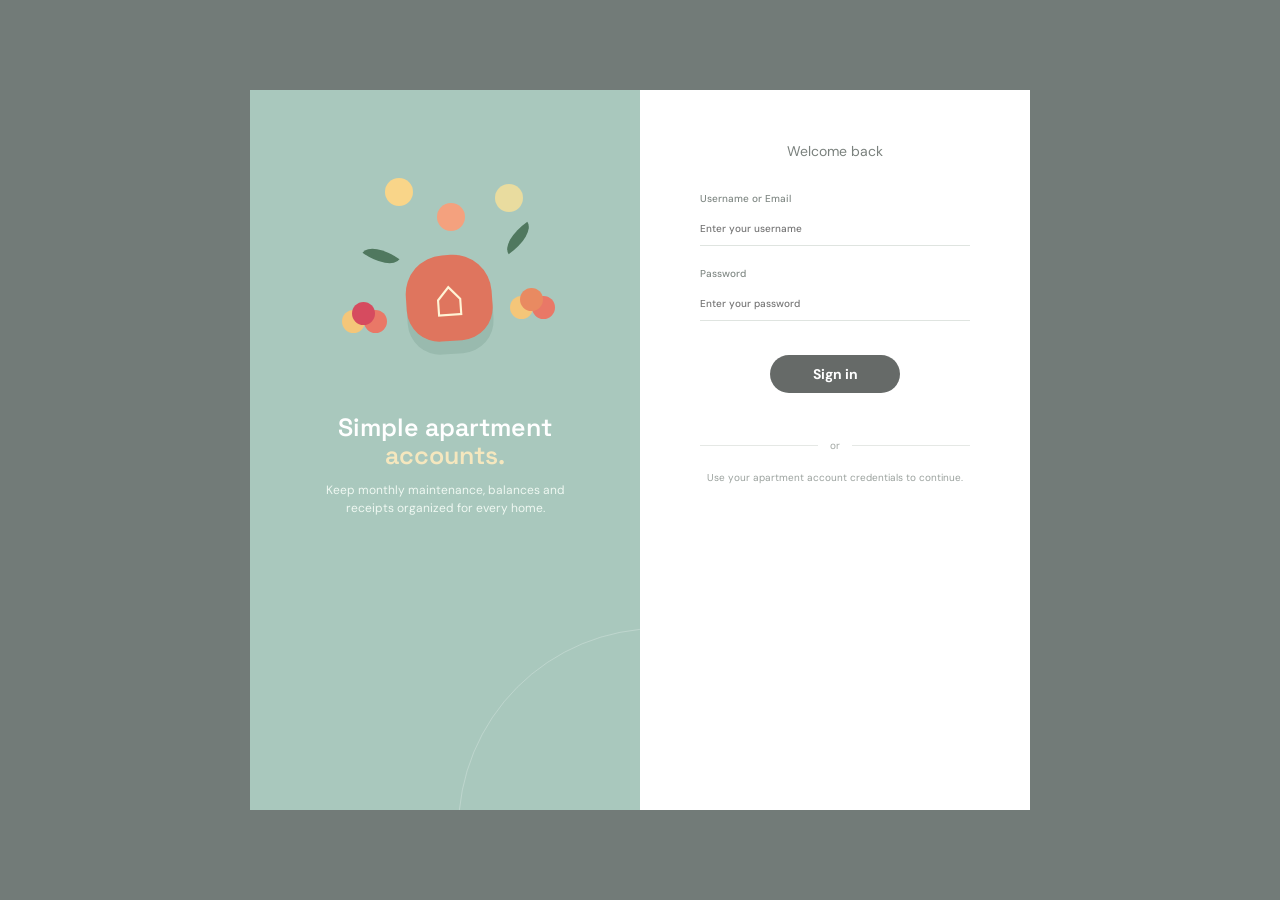
<file: index.html>
<!doctype html>
<html lang="en">
<head>
  <meta charset="UTF-8">
  <meta name="viewport" content="width=device-width, initial-scale=1.0">
  <title>Apartment Maintenance Desk</title>
  <link rel="preconnect" href="https://fonts.googleapis.com">
  <link rel="preconnect" href="https://fonts.gstatic.com" crossorigin>
  <link href="https://fonts.googleapis.com/css2?family=DM+Sans:wght@400;500;600;700&family=Space+Grotesk:wght@500;600;700&display=swap" rel="stylesheet">
  <link rel="stylesheet" href="styles.css">
</head>
<body>
  <div id="loginScreen" class="login-shell">
    <div class="login-art">
      <div class="login-illustration" aria-hidden="true"><span class="sun"></span><span class="leaf leaf-one"></span><span class="leaf leaf-two"></span><span class="flower flower-one"></span><span class="flower flower-two"></span><span class="home-shape">⌂</span></div>
      <h1>Simple apartment<br><em>accounts.</em></h1>
      <p class="login-copy">Keep monthly maintenance, balances and receipts organized for every home.</p>
    </div>
    <form id="loginForm" class="login-card">
      <p class="login-welcome">Welcome back</p>
      <label>Username or Email<input id="loginUsername" required autocomplete="username" placeholder="Enter your username"></label>
      <label>Password<input id="loginPassword" required type="password" autocomplete="current-password" placeholder="Enter your password"></label>
      <button class="login-submit" type="submit">Sign in</button>
      <p id="loginError" class="form-error"></p>
      <div class="login-divider"><span>or</span></div>
      <p class="login-note">Use your apartment account credentials to continue.</p>
    </form>
  </div>

  <div id="appShell" class="app-shell hidden">
    <aside class="sidebar">
      <div class="brand-row"><span>Maintenance<br><b>Desk</b></span></div>
      <div id="managerBadge" class="manager-badge"></div>
      <nav id="mainNav">
        <button class="nav-item active" data-view="overview"><span>⌂</span> Overview</button>
        <button class="nav-item manager-only" data-view="members"><span>♙</span> Members</button>
        <button class="nav-item" data-view="payments"><span>↗</span> Payments</button>
        <button class="nav-item" data-view="receipts"><span>▤</span> Receipts</button>
      </nav>
      <div class="sidebar-bottom">
        <button class="nav-item manager-only" data-view="settings"><span>⚙</span> Settings</button>
        <button id="logoutBtn" class="nav-item logout"><span>↪</span> Log out</button>
      </div>
    </aside>
    <main class="main-content">
      <header class="topbar"><div><p class="eyebrow">NOVEMBER 2026 BILLING CYCLE</p><h1 id="pageTitle">Good morning, manager</h1></div><div class="top-actions"><button id="quickPayBtn" class="primary">＋ Record payment</button><div id="userAvatar" class="avatar">AM</div></div></header>
      <div id="toast" class="toast"></div>
      <section id="view-overview" class="view"></section>
      <section id="view-members" class="view hidden"></section>
      <section id="view-payments" class="view hidden"></section>
      <section id="view-receipts" class="view hidden"></section>
      <section id="view-settings" class="view hidden"></section>
    </main>
  </div>

  <div id="modalRoot"></div>
  <script src="app.js"></script>
</body>
</html>
</file>
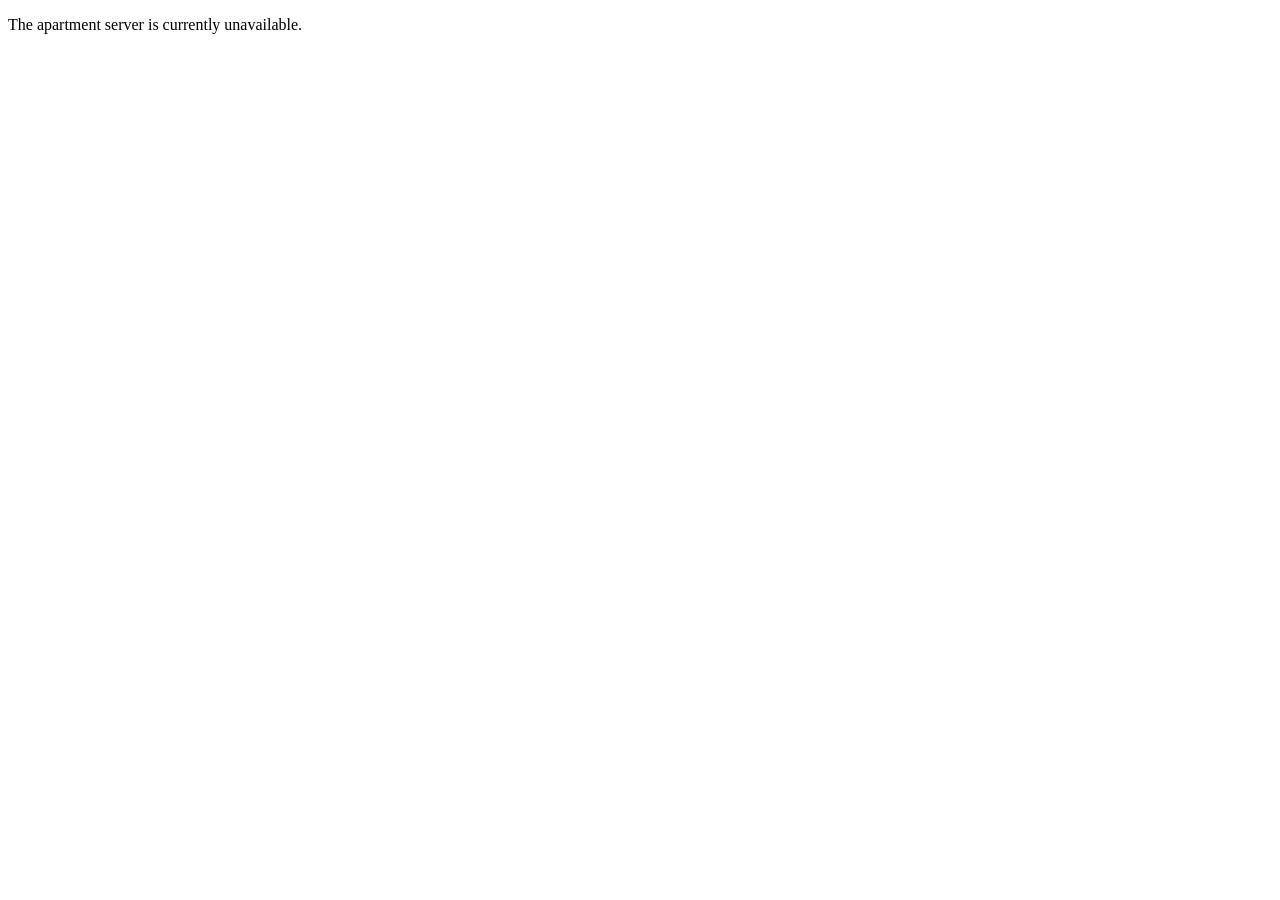
<file: docs/index.html>
<!doctype html>
<html lang="en"><head><meta charset="utf-8"><meta name="viewport" content="width=device-width,initial-scale=1">
<title>Shraddhanjalli Apartment</title></head>
<body><p id="status">Connecting to the apartment server...</p>
<script>
const target = 'https://motherboard-demonstrated-following-madrid.trycloudflare.com';
const status = document.getElementById("status");
fetch(target + "/api/health", { mode: "cors" })
  .then((response) => { if (!response.ok) throw new Error("offline"); window.location.replace(target); })
  .catch(() => { status.textContent = "The apartment server is currently unavailable."; });
</script></body></html>
</file>
<file: styles.css>
:root{--ink:#17231f;--muted:#75807b;--line:#e4e9e5;--paper:#f7f9f7;--white:#fff;--green:#177b59;--green-dark:#0d6044;--mint:#e1f3eb;--orange:#e98a3a;--red:#c95751;--shadow:0 12px 30px rgba(27,50,40,.07)}
*{box-sizing:border-box}body{margin:0;background:var(--paper);color:var(--ink);font:14px "DM Sans",sans-serif}button,input,select{font:inherit}button{cursor:pointer;border:0}h1,h2,h3,p{margin:0}.hidden{display:none!important}.muted{color:var(--muted)}.eyebrow{font-size:10px;letter-spacing:1.6px;color:#8e9994;font-weight:700}.brand-mark{display:grid;place-items:center;width:52px;height:52px;border-radius:16px;background:#d9f0e5;color:var(--green);font:700 19px "Space Grotesk"}.brand-mark.small{width:34px;height:34px;border-radius:11px;font-size:12px}
.login-shell{min-height:100vh;display:grid;grid-template-columns:repeat(2,minmax(0,390px));place-items:stretch;justify-content:center;padding:clamp(20px,7vw,92px);background:#727b78}.login-art,.login-card{min-height:490px}.login-art{width:100%;background:#a9c8bd;color:white;padding:42px 44px;position:relative;overflow:hidden;text-align:center}.login-art:after{content:"";position:absolute;width:400px;height:400px;border:1px solid rgba(255,255,255,.24);border-radius:50%;right:-220px;bottom:-220px}.login-brand{position:absolute;top:28px;left:34px;font:700 16px "Space Grotesk";letter-spacing:2px}.login-illustration{height:245px;position:relative;margin:28px auto 0;max-width:230px}.home-shape{position:absolute;left:76px;top:95px;width:86px;height:86px;border-radius:45% 45% 38% 38%;background:#df755e;color:#fff4d6;display:grid;place-items:center;font-size:54px;line-height:1;transform:rotate(-4deg);box-shadow:0 13px 0 rgba(68,111,92,.16)}.sun{position:absolute;top:18px;left:55px;width:28px;height:28px;border-radius:50%;background:#f9d589;box-shadow:52px 25px 0 #f4a17e,110px 6px 0 #e9dc9f}.leaf{position:absolute;width:34px;height:16px;border-radius:100% 0;background:#50785f;transform:rotate(35deg)}.leaf-one{left:34px;top:88px}.leaf-two{right:25px;top:70px;transform:rotate(-35deg)}.flower{position:absolute;width:23px;height:23px;border-radius:50%;background:#d64b5f;box-shadow:12px 8px 0 #e97867,-10px 8px 0 #f4c679}.flower-one{left:22px;top:142px}.flower-two{right:17px;top:128px;background:#e98a61}.login-art h1{font:600 25px/1.12 "Space Grotesk";margin:8px 0 12px}.login-art h1 em{color:#f5e7be;font-style:normal}.login-copy{color:#eff8f2;max-width:280px;margin:auto;line-height:1.55;font-size:12px}.login-dots{display:flex;justify-content:center;gap:6px;margin-top:28px}.login-dots i{width:7px;height:7px;border-radius:50%;background:#e2eee8}.login-dots i.active{width:18px;border-radius:8px}.login-card{background:white;align-self:stretch;justify-self:stretch;width:100%;padding:52px 60px;border-radius:0;box-shadow:none}.login-wordmark{font:600 25px "Space Grotesk";text-align:center;color:#515754;margin:5px 0 66px}.login-welcome{text-align:center;color:#7a817d;margin-bottom:32px;font-size:14px}.login-card label,.modal label{display:block;font-weight:500;font-size:10px;margin-top:21px;color:#818985}.login-card input,.modal input,.modal select,.settings-input{display:block;width:100%;margin-top:7px;padding:10px 0;border:0;border-bottom:1px solid #dfe4e0;border-radius:0;outline:none;background:white;color:var(--ink)}input:focus,select:focus{border-color:var(--green);box-shadow:none}.login-submit{display:block;width:130px;margin:34px auto 0;background:#666a68;color:white;padding:10px 18px;border-radius:22px;font-weight:700}.login-submit:hover{background:#424846}.form-error{color:var(--red);min-height:18px;font-size:12px;text-align:center;margin-top:10px}.login-divider{display:flex;align-items:center;gap:12px;color:#a0a6a2;font-size:10px;margin:18px 0}.login-divider:before,.login-divider:after{content:"";height:1px;background:#e5e8e5;flex:1}.login-note{text-align:center;color:#9aa19d;font-size:10px;line-height:1.5}.demo-hint{margin-top:27px;padding:12px;background:#f4f7f4;border-radius:8px;line-height:1.7;color:var(--muted);font-size:12px}
.app-shell{display:flex;min-height:100vh;background:#eef3f0}.sidebar{width:246px;background:#f8fbf9;border-right:1px solid #dfe8e2;padding:28px 17px;display:flex;flex-direction:column}.sidebar .brand-row{padding:0 13px}.sidebar .brand-row span{line-height:1.05;color:#515e58}.sidebar nav{margin-top:58px}.nav-item{width:100%;text-align:left;background:transparent;color:#7a8580;padding:13px 16px;border-radius:12px;margin:3px 0;font-weight:600}.nav-item span{display:inline-block;width:25px;font-size:18px;color:#9da8a2}.nav-item.active,.nav-item:hover{background:#dceee5;color:var(--green)}.nav-item.active span{color:var(--green)}.sidebar-bottom{margin-top:auto}.logout{color:#a46b63}.manager-badge{background:#e8f3ed;border-radius:14px;padding:13px;margin:25px 3px 0;color:#6b7771;font-size:12px}.manager-badge strong{display:block;color:var(--ink);font-size:13px;margin-bottom:3px}.main-content{flex:1;padding:32px 5%;max-width:1500px;margin:auto;width:100%}.topbar{display:flex;justify-content:space-between;align-items:center;margin-bottom:34px}.topbar h1{font:600 28px "Space Grotesk";margin-top:9px;color:#303d37}.top-actions{display:flex;align-items:center;gap:19px}.avatar{display:grid;place-items:center;width:40px;height:40px;border-radius:50%;background:#f2d8af;color:#9e5b24;font-weight:700}.view{animation:fade .18s ease}@keyframes fade{from{opacity:0;transform:translateY(4px)}to{opacity:1;transform:none}}.summary-grid{display:grid;grid-template-columns:repeat(4,1fr);gap:15px}.summary-card,.panel{background:#fff;border:1px solid #e3ebe5;border-radius:17px;padding:20px;box-shadow:0 10px 24px rgba(67,93,78,.06)}.summary-card .card-label{color:var(--muted);font-size:12px;font-weight:600}.summary-card h2{font:600 28px "Space Grotesk";margin:13px 0 7px;color:#17231f}.trend{font-size:11px;color:var(--green)}.trend.warn{color:var(--orange)}.section-grid{display:grid;grid-template-columns:1.4fr 1fr;gap:18px;margin-top:18px}.panel-head{display:flex;justify-content:space-between;align-items:center;margin-bottom:18px}.panel h3{font:600 16px "Space Grotesk"}.link-btn{background:transparent;color:var(--green);font-size:12px;font-weight:700}.table-wrap{overflow:auto}.data-table{width:100%;border-collapse:collapse}.data-table th{text-align:left;color:#99a29e;font-size:10px;letter-spacing:.9px;text-transform:uppercase;padding:10px 8px;border-bottom:1px solid var(--line)}.data-table td{padding:14px 8px;border-bottom:1px solid #f0f3f0;color:#56635d}.data-table tr:last-child td{border-bottom:0}.person{display:flex;align-items:center;gap:9px;color:var(--ink);font-weight:600}.person-avatar{display:grid;place-items:center;width:29px;height:29px;background:#e1f1e9;color:var(--green);border-radius:50%;font-size:10px}.status{border-radius:20px;padding:5px 9px;font-size:10px;font-weight:700;display:inline-block}.status.paid{background:#e2f5ea;color:#238254}.status.pending{background:#fff0dd;color:#bb711f}.status.overdue{background:#fbe7e5;color:#bb4c45}.progress{height:7px;background:#edf1ee;border-radius:7px;overflow:hidden}.progress i{height:100%;background:var(--green);display:block}.money-positive{color:var(--green);font-weight:700}.money-negative{color:var(--red);font-weight:700}.empty{text-align:center;color:var(--muted);padding:40px 10px}.toolbar{display:flex;justify-content:space-between;align-items:center;margin-bottom:16px}.search{max-width:280px;padding:11px 14px;border:1px solid #dfe8e2;border-radius:12px;background:white}.badge-count{background:#dceee5;color:var(--green);font-size:11px;padding:5px 8px;border-radius:20px}.receipt-grid{display:grid;grid-template-columns:repeat(3,1fr);gap:16px}.receipt-card{background:#fff;border:1px solid #e3ebe5;border-radius:15px;padding:18px}.receipt-card h3{font:600 15px "Space Grotesk";margin-bottom:5px}.receipt-meta{display:flex;justify-content:space-between;color:var(--muted);font-size:11px;margin:15px 0}.receipt-card .primary{width:100%;padding:9px}.settings-card{max-width:650px}.settings-row{display:flex;align-items:center;justify-content:space-between;padding:18px 0;border-bottom:1px solid var(--line)}.settings-row:last-child{border:0}.settings-row h3{font-size:14px}.settings-row p{font-size:12px;margin-top:4px;color:var(--muted)}
.toast{position:fixed;right:28px;bottom:25px;background:var(--ink);color:white;padding:13px 18px;border-radius:10px;box-shadow:var(--shadow);transform:translateY(20px);opacity:0;pointer-events:none;transition:.2s;z-index:10}.toast.show{transform:none;opacity:1}.modal-backdrop{position:fixed;inset:0;background:rgba(15,35,27,.4);display:grid;place-items:center;padding:20px;z-index:20}.modal{background:white;width:min(520px,100%);border-radius:16px;padding:26px;box-shadow:0 20px 60px rgba(0,0,0,.2);max-height:90vh;overflow:auto}.modal-head{display:flex;justify-content:space-between;align-items:start}.modal h2{font:600 22px "Space Grotesk"}.close{background:#f1f4f1;border-radius:50%;width:30px;height:30px;color:var(--muted)}.form-grid{display:grid;grid-template-columns:1fr 1fr;gap:0 15px}.form-grid label.full{grid-column:1/-1}.modal-actions{display:flex;justify-content:flex-end;gap:10px;margin-top:27px}.secondary{background:#f0f4f0;color:#5d6a64;padding:12px 17px;border-radius:9px;font-weight:700}.receipt-print{font-family:"DM Sans";padding:10px}.receipt-print h1{font-family:"Space Grotesk";margin:0 0 6px}.receipt-print .receipt-line{display:flex;justify-content:space-between;padding:9px 0;border-bottom:1px solid #ddd}.receipt-print .total{font-weight:bold;font-size:18px}
@media(max-width:900px){.sidebar{width:70px;padding:20px 8px}.sidebar .brand-row span,.manager-badge,.nav-item:not(.active)::after{display:none}.sidebar .brand-row{padding:0 10px}.nav-item{font-size:0;text-align:center;padding:13px 3px}.nav-item span{width:auto;font-size:20px}.main-content{padding:25px 20px}.summary-grid{grid-template-columns:repeat(2,1fr)}.section-grid{grid-template-columns:1fr}.receipt-grid{grid-template-columns:repeat(2,1fr)}}@media(max-width:560px){.login-shell{display:block;padding:18px;background:#727b78}.login-art,.login-card{width:100%;min-height:0}.login-art{padding:34px 28px 45px}.login-illustration{height:180px;margin-top:24px}.login-art h1{margin-top:0}.login-card{margin:0 auto 18px;padding:34px 28px;border-radius:0 0 16px 16px}.login-wordmark{margin-bottom:38px}.topbar{align-items:flex-start;gap:12px}.top-actions .primary{font-size:0;padding:11px}.top-actions .primary:first-letter{font-size:18px}.topbar h1{font-size:22px}.summary-grid{gap:9px}.summary-card{padding:14px}.summary-card h2{font-size:22px}.receipt-grid{grid-template-columns:1fr}.form-grid{display:block}}
</file>
